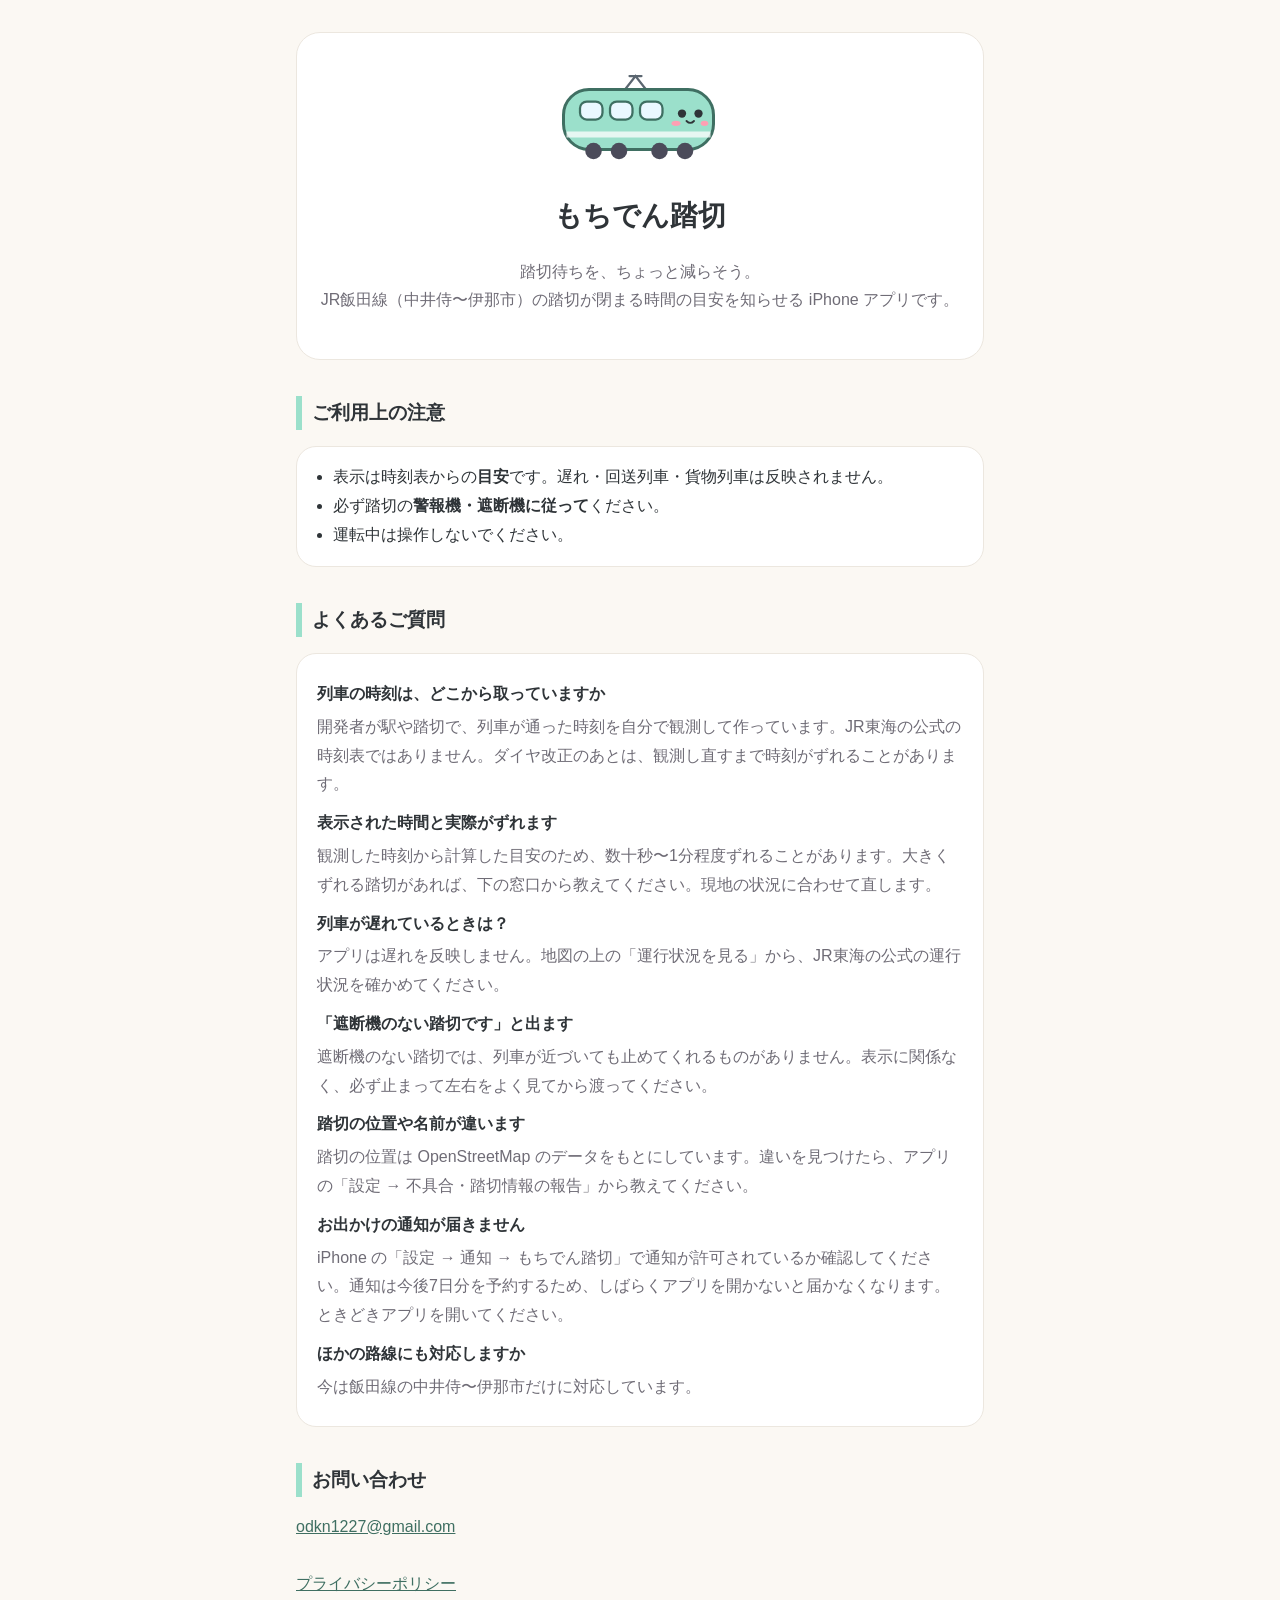
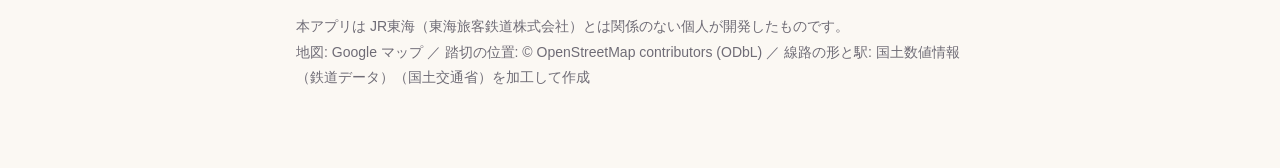
<file: index.html>
<!doctype html>
<html lang="ja">
<head>
<meta charset="utf-8">
<meta name="viewport" content="width=device-width, initial-scale=1">
<title>もちでん踏切 | サポート</title>
<link rel="stylesheet" href="style.css">
</head>
<body>
<main>
  <div class="hero">
    <svg viewBox="0 0 240 150" width="180" aria-hidden="true"><path d="M100 38 L114 20 L128 38 M106 20 H122" stroke="#5b6670" stroke-width="3" fill="none" stroke-linecap="round"/><rect x="18" y="38" width="200" height="80" rx="34" fill="#9be0cb" stroke="#3f6f62" stroke-width="4"/><rect x="22" y="94" width="192" height="8" fill="#fff" opacity=".75"/><rect x="40" y="54" width="30" height="24" rx="9" fill="#eaf8ff" stroke="#3f6f62" stroke-width="3"/><rect x="80" y="54" width="30" height="24" rx="9" fill="#eaf8ff" stroke="#3f6f62" stroke-width="3"/><rect x="120" y="54" width="30" height="24" rx="9" fill="#eaf8ff" stroke="#3f6f62" stroke-width="3"/><circle cx="176" cy="70" r="5.5" fill="#2f3438"/><circle cx="198" cy="70" r="5.5" fill="#2f3438"/><ellipse cx="168" cy="83" rx="6" ry="3.5" fill="#ff9fb3"/><ellipse cx="206" cy="83" rx="5" ry="3.5" fill="#ff9fb3"/><path d="M182 80 Q187 85 192 80" stroke="#2f3438" stroke-width="2.5" fill="none" stroke-linecap="round"/><g fill="#4b4b5a"><circle cx="58" cy="120" r="11"/><circle cx="92" cy="120" r="11"/><circle cx="146" cy="120" r="11"/><circle cx="180" cy="120" r="11"/></g></svg>
    <h1>もちでん踏切</h1>
    <p>踏切待ちを、ちょっと減らそう。<br>JR飯田線（中井侍〜伊那市）の踏切が閉まる時間の目安を知らせる iPhone アプリです。</p>
  </div>

  <h2>ご利用上の注意</h2>
  <ul>
    <li>表示は時刻表からの<strong>目安</strong>です。遅れ・回送列車・貨物列車は反映されません。</li>
    <li>必ず踏切の<strong>警報機・遮断機に従って</strong>ください。</li>
    <li>運転中は操作しないでください。</li>
  </ul>

  <h2>よくあるご質問</h2>
  <dl>
    <dt>列車の時刻は、どこから取っていますか</dt>
    <dd>開発者が駅や踏切で、列車が通った時刻を自分で観測して作っています。JR東海の公式の時刻表ではありません。ダイヤ改正のあとは、観測し直すまで時刻がずれることがあります。</dd>
    <dt>表示された時間と実際がずれます</dt>
    <dd>観測した時刻から計算した目安のため、数十秒〜1分程度ずれることがあります。大きくずれる踏切があれば、下の窓口から教えてください。現地の状況に合わせて直します。</dd>
    <dt>列車が遅れているときは？</dt>
    <dd>アプリは遅れを反映しません。地図の上の「運行状況を見る」から、JR東海の公式の運行状況を確かめてください。</dd>
    <dt>「遮断機のない踏切です」と出ます</dt>
    <dd>遮断機のない踏切では、列車が近づいても止めてくれるものがありません。表示に関係なく、必ず止まって左右をよく見てから渡ってください。</dd>
    <dt>踏切の位置や名前が違います</dt>
    <dd>踏切の位置は OpenStreetMap のデータをもとにしています。違いを見つけたら、アプリの「設定 → 不具合・踏切情報の報告」から教えてください。</dd>
    <dt>お出かけの通知が届きません</dt>
    <dd>iPhone の「設定 → 通知 → もちでん踏切」で通知が許可されているか確認してください。通知は今後7日分を予約するため、しばらくアプリを開かないと届かなくなります。ときどきアプリを開いてください。</dd>
    <dt>ほかの路線にも対応しますか</dt>
    <dd>今は飯田線の中井侍〜伊那市だけに対応しています。</dd>
  </dl>

  <h2>お問い合わせ</h2>
  <p><a href="mailto:odkn1227@gmail.com">odkn1227@gmail.com</a></p>

  <p class="links"><a href="privacy.html">プライバシーポリシー</a></p>

  <p class="small">本アプリは JR東海（東海旅客鉄道株式会社）とは関係のない個人が開発したものです。<br>
  地図: Google マップ ／ 踏切の位置: © OpenStreetMap contributors (ODbL) ／ 線路の形と駅: 国土数値情報（鉄道データ）（国土交通省）を加工して作成</p>
</main>
</body>
</html>
</file>
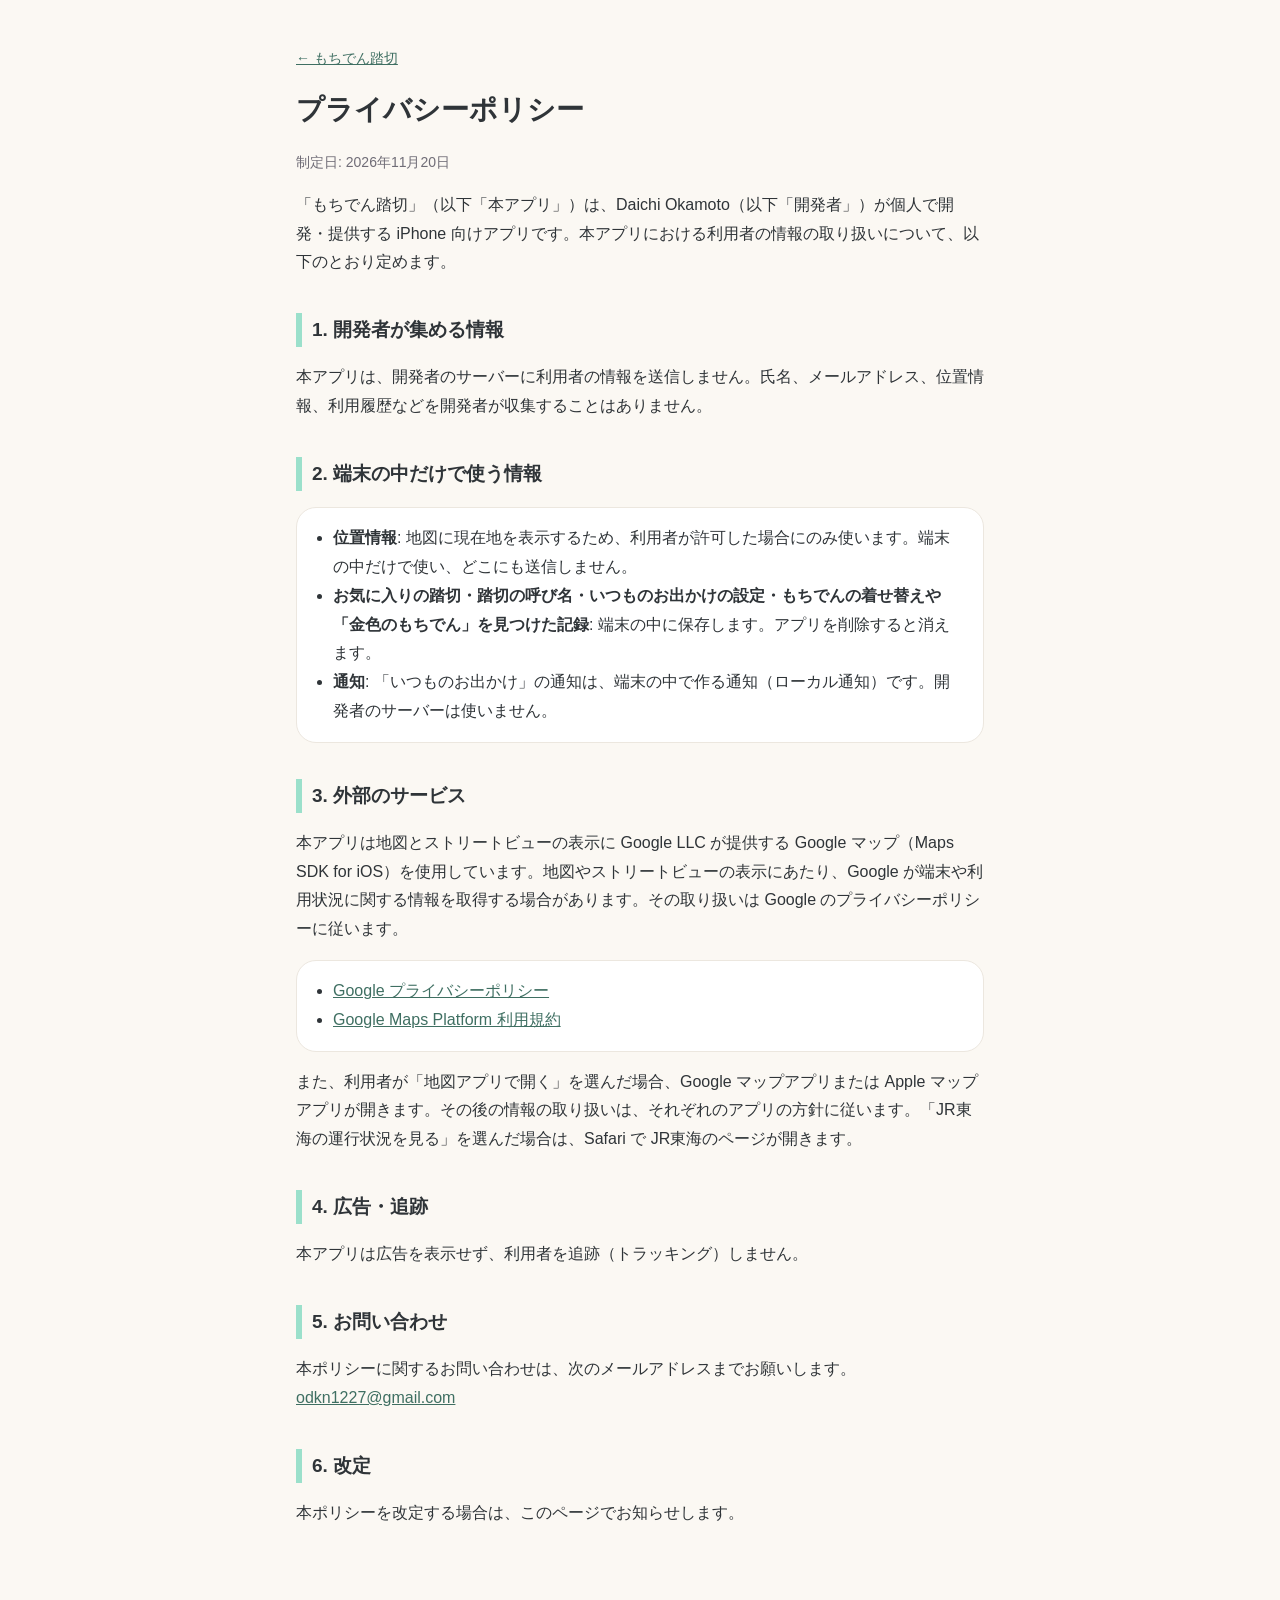
<file: privacy.html>
<!doctype html>
<html lang="ja">
<head>
<meta charset="utf-8">
<meta name="viewport" content="width=device-width, initial-scale=1">
<title>プライバシーポリシー | もちでん踏切</title>
<link rel="stylesheet" href="style.css">
</head>
<body>
<main>
  <p class="back"><a href="index.html">← もちでん踏切</a></p>
  <h1>プライバシーポリシー</h1>
  <p class="meta">制定日: 2026年11月20日</p>

  <p>「もちでん踏切」（以下「本アプリ」）は、Daichi Okamoto（以下「開発者」）が個人で開発・提供する iPhone 向けアプリです。本アプリにおける利用者の情報の取り扱いについて、以下のとおり定めます。</p>

  <h2>1. 開発者が集める情報</h2>
  <p>本アプリは、開発者のサーバーに利用者の情報を送信しません。氏名、メールアドレス、位置情報、利用履歴などを開発者が収集することはありません。</p>

  <h2>2. 端末の中だけで使う情報</h2>
  <ul>
    <li><strong>位置情報</strong>: 地図に現在地を表示するため、利用者が許可した場合にのみ使います。端末の中だけで使い、どこにも送信しません。</li>
    <li><strong>お気に入りの踏切・踏切の呼び名・いつものお出かけの設定・もちでんの着せ替えや「金色のもちでん」を見つけた記録</strong>: 端末の中に保存します。アプリを削除すると消えます。</li>
    <li><strong>通知</strong>: 「いつものお出かけ」の通知は、端末の中で作る通知（ローカル通知）です。開発者のサーバーは使いません。</li>
  </ul>

  <h2>3. 外部のサービス</h2>
  <p>本アプリは地図とストリートビューの表示に Google LLC が提供する Google マップ（Maps SDK for iOS）を使用しています。地図やストリートビューの表示にあたり、Google が端末や利用状況に関する情報を取得する場合があります。その取り扱いは Google のプライバシーポリシーに従います。</p>
  <ul>
    <li><a href="https://policies.google.com/privacy?hl=ja">Google プライバシーポリシー</a></li>
    <li><a href="https://cloud.google.com/maps-platform/terms?hl=ja">Google Maps Platform 利用規約</a></li>
  </ul>
  <p>また、利用者が「地図アプリで開く」を選んだ場合、Google マップアプリまたは Apple マップアプリが開きます。その後の情報の取り扱いは、それぞれのアプリの方針に従います。「JR東海の運行状況を見る」を選んだ場合は、Safari で JR東海のページが開きます。</p>

  <h2>4. 広告・追跡</h2>
  <p>本アプリは広告を表示せず、利用者を追跡（トラッキング）しません。</p>

  <h2>5. お問い合わせ</h2>
  <p>本ポリシーに関するお問い合わせは、次のメールアドレスまでお願いします。<br><a href="mailto:odkn1227@gmail.com">odkn1227@gmail.com</a></p>

  <h2>6. 改定</h2>
  <p>本ポリシーを改定する場合は、このページでお知らせします。</p>
</main>
</body>
</html>
</file>
<file: style.css>
:root {
  --bg: #fbf8f3; --card: #ffffff; --ink: #2f3438; --sub: #6f6c76; --mint: #9be0cb; --mintDeep: #3f6f62; --line: #ece7df;
}
@media (prefers-color-scheme: dark) {
  :root { --bg: #1b1d20; --card: #25282c; --ink: #f1efea; --sub: #b4b0ba; --line: #34373c; --mintDeep: #8fd4bf; }
}
* { box-sizing: border-box; }
body {
  margin: 0; background: var(--bg); color: var(--ink);
  font-family: -apple-system, "Hiragino Maru Gothic ProN", "Hiragino Sans", sans-serif;
  line-height: 1.8;
}
main { max-width: 720px; margin: 0 auto; padding: 32px 16px 64px; }
h1 { font-size: 28px; margin: 8px 0; }
h2 { font-size: 19px; margin: 36px 0 8px; padding-left: 10px; border-left: 6px solid var(--mint); }
a { color: var(--mintDeep); }
ul, dl { background: var(--card); border: 1px solid var(--line); border-radius: 20px; padding: 16px 20px 16px 36px; }
dl { padding-left: 20px; }
dt { font-weight: 700; margin-top: 10px; }
dd { margin: 4px 0 8px 0; color: var(--sub); }
.hero { text-align: center; background: var(--card); border: 1px solid var(--line); border-radius: 24px; padding: 28px 16px; }
.hero p { color: var(--sub); }
.meta, .small, .back { color: var(--sub); font-size: 14px; }
.links { margin-top: 28px; }
</file>
